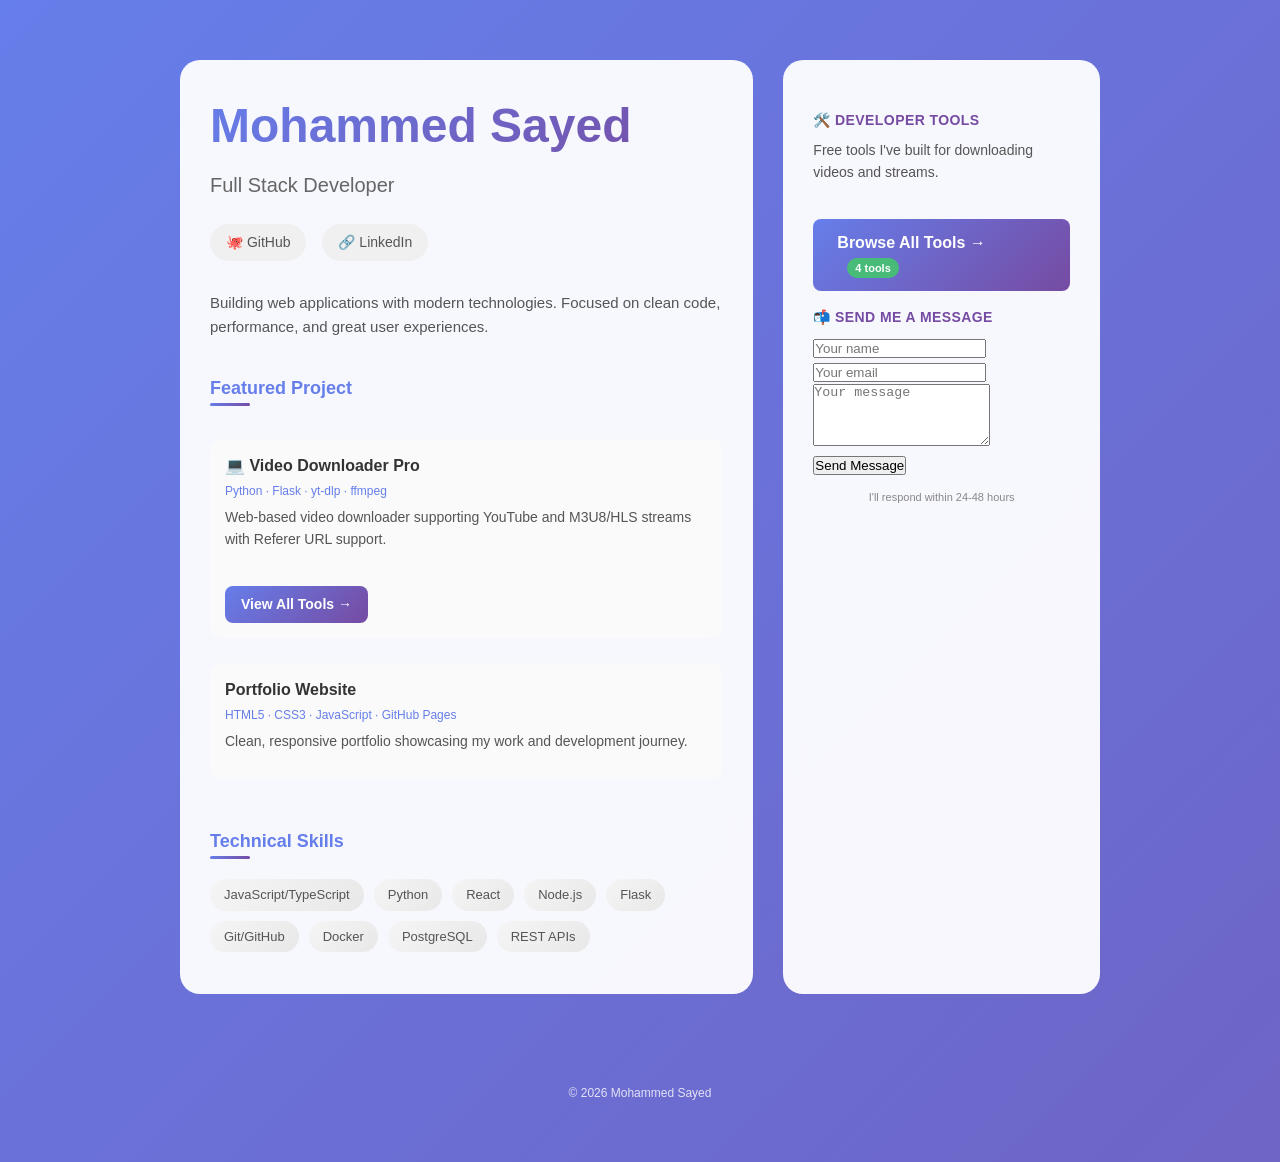
<file: index.html>
<!DOCTYPE html>
<html lang="en">
<head>
    <meta charset="UTF-8">
    <meta name="viewport" content="width=device-width, initial-scale=1.0">
    <title>Mohammed Sayed | Full Stack Developer</title>
    <link rel="stylesheet" href="style.css">
    <style>
        .tools-link {
            display: inline-block;
            margin-top: 20px;
            padding: 12px 24px;
            background: linear-gradient(135deg, #667eea 0%, #764ba2 100%);
            color: white;
            text-decoration: none;
            border-radius: 8px;
            font-weight: 600;
            transition: transform 0.3s ease;
        }
        .tools-link:hover {
            transform: translateX(5px);
        }
        .badge {
            display: inline-block;
            background: #48bb78;
            color: white;
            padding: 2px 8px;
            border-radius: 12px;
            font-size: 11px;
            margin-left: 10px;
        }
    </style>
</head>
<body>
    <div class="container">
        <div class="two-columns">
            <div class="main-content">
                <h1>Mohammed Sayed</h1>
                <div class="title">Full Stack Developer</div>
                
                <div class="social-links">
                    <a href="https://github.com/mos238" target="_blank" class="social-link">🐙 GitHub</a>
                    <a href="https://www.linkedin.com/in/mohammed-sayed" target="_blank" class="social-link">🔗 LinkedIn</a>
                </div>

                <p>Building web applications with modern technologies. Focused on clean code, performance, and great user experiences.</p>

                <h2>Featured Project</h2>
                <div class="project">
                    <div class="project-title">💻 Video Downloader Pro</div>
                    <div class="project-tech">Python · Flask · yt-dlp · ffmpeg</div>
                    <p style="font-size: 14px;">Web-based video downloader supporting YouTube and M3U8/HLS streams with Referer URL support.</p>
                    <div style="margin-top: 15px;">
                        <a href="https://mos238.github.io/myWebSite/tools.html" class="tools-link" style="padding: 8px 16px; font-size: 14px;">View All Tools →</a>
                    </div>
                </div>

                <div class="project">
                    <div class="project-title">Portfolio Website</div>
                    <div class="project-tech">HTML5 · CSS3 · JavaScript · GitHub Pages</div>
                    <p style="font-size: 14px;">Clean, responsive portfolio showcasing my work and development journey.</p>
                </div>

                <h2>Technical Skills</h2>
                <div class="skills">
                    <span class="skill">JavaScript/TypeScript</span>
                    <span class="skill">Python</span>
                    <span class="skill">React</span>
                    <span class="skill">Node.js</span>
                    <span class="skill">Flask</span>
                    <span class="skill">Git/GitHub</span>
                    <span class="skill">Docker</span>
                    <span class="skill">PostgreSQL</span>
                    <span class="skill">REST APIs</span>
                </div>
            </div>

            <div class="sidebar">
                <div class="tools">
                    <h3>🛠️ Developer Tools</h3>
                    <p style="font-size: 14px; margin-bottom: 15px;">Free tools I've built for downloading videos and streams.</p>
                    <a href="https://mos238.github.io/myWebSite/tools.html" class="tools-link">
                        Browse All Tools →
                        <span class="badge">4 tools</span>
                    </a>
                </div>

                <div class="contact-form">
                    <h3>📬 Send me a message</h3>
                    <form id="contactForm">
                        <div class="form-group">
                            <input type="text" id="name" placeholder="Your name" required>
                        </div>
                        <div class="form-group">
                            <input type="email" id="email" placeholder="Your email" required>
                        </div>
                        <div class="form-group">
                            <textarea id="message" placeholder="Your message" rows="4" required></textarea>
                        </div>
                        <button type="submit" class="submit-btn">Send Message</button>
                        <div id="formStatus" class="form-status"></div>
                    </form>
                    <p style="font-size: 11px; color: #888; margin-top: 12px; text-align: center;">
                        I'll respond within 24-48 hours
                    </p>
                </div>
            </div>
        </div>

        <footer>
            © 2026 Mohammed Sayed
        </footer>
    </div>

    <script src="script.js"></script>
    <script>
        const contactForm = document.getElementById('contactForm');
        const formStatus = document.getElementById('formStatus');
        
        contactForm.addEventListener('submit', function(e) {
            e.preventDefault();
            const name = document.getElementById('name').value;
            const email = document.getElementById('email').value;
            const message = document.getElementById('message').value;
            
            const subject = `Portfolio Contact from ${name}`;
            const body = `Name: ${name}%0AEmail: ${email}%0A%0AMessage:%0A${message}`;
            const mailtoLink = `mailto:m.omarsayed@gmail.com?subject=${encodeURIComponent(subject)}&body=${body}`;
            
            window.location.href = mailtoLink;
            showStatus('✓ Opening your email client...', 'success');
            contactForm.reset();
        });
        
        function showStatus(message, type) {
            formStatus.textContent = message;
            formStatus.className = `form-status ${type}`;
            formStatus.style.display = 'block';
            setTimeout(() => formStatus.style.display = 'none', 5000);
        }
    </script>
</body>
</html>
</file>
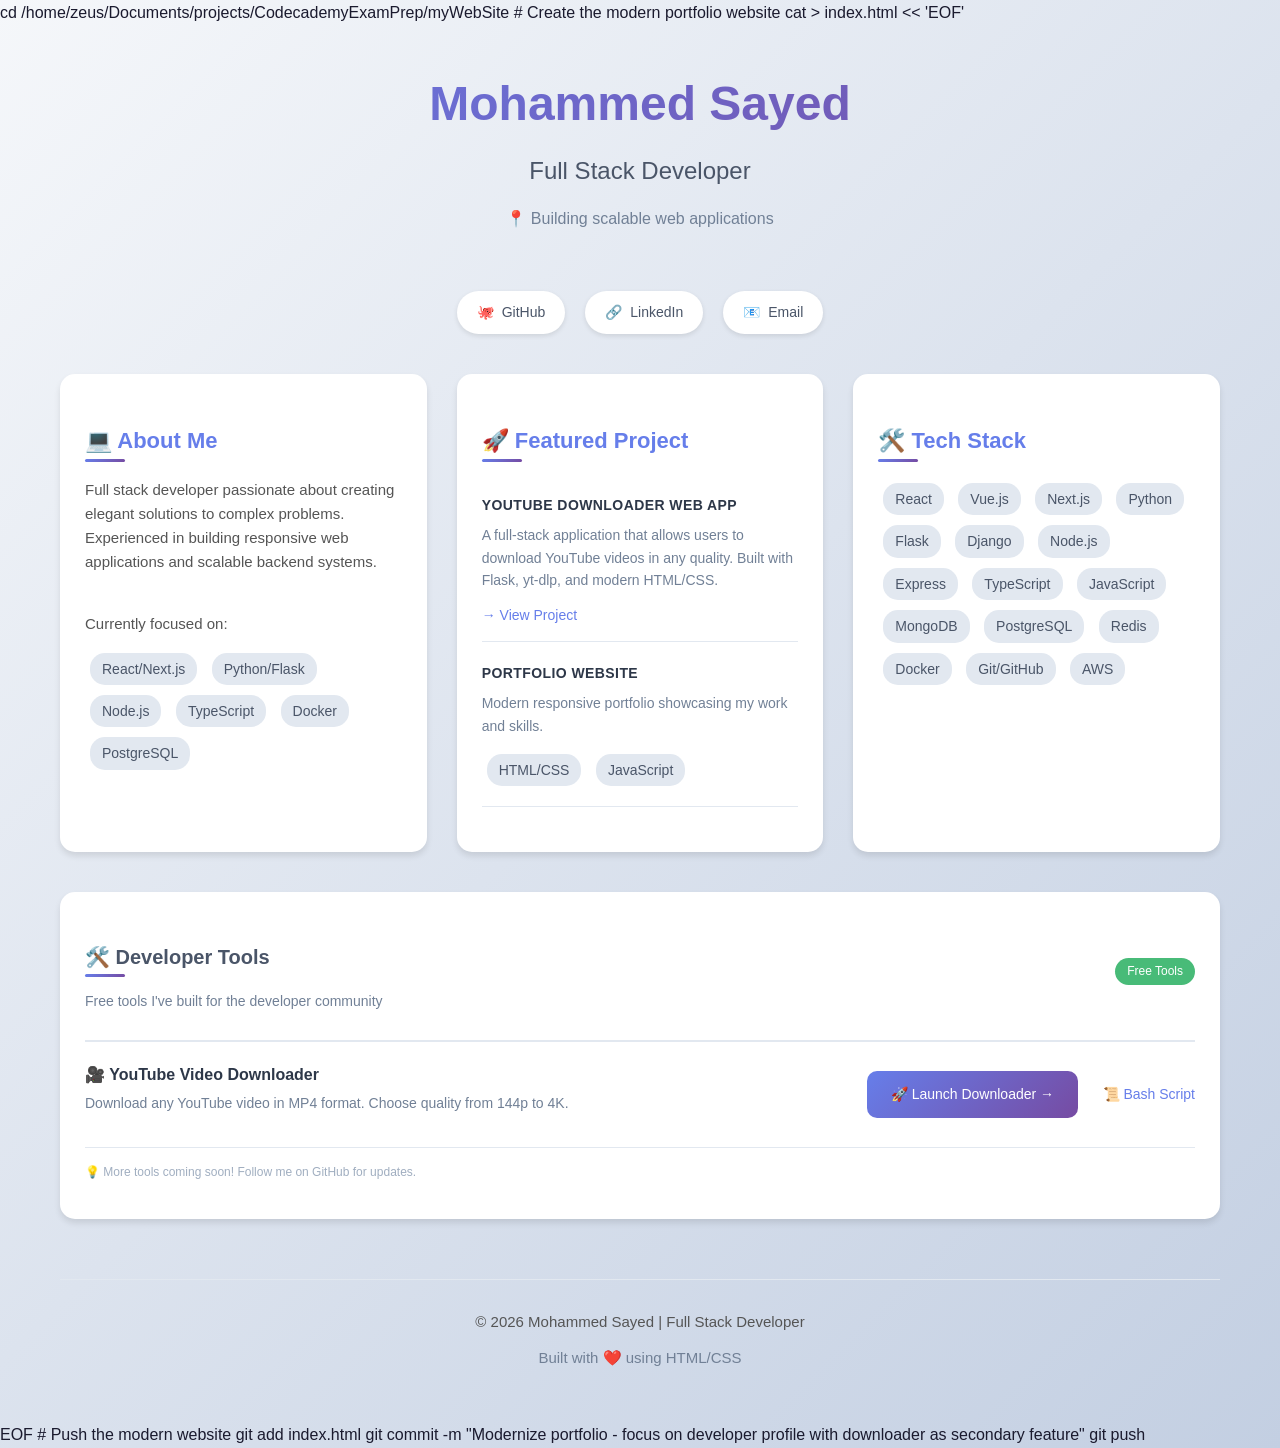
<file: index-1.html>
cd /home/zeus/Documents/projects/CodecademyExamPrep/myWebSite # Create the
modern portfolio website cat > index.html << 'EOF'
<!doctype html>
<html lang="en">
  <head>
    <meta charset="UTF-8" />
    <meta name="viewport" content="width=device-width, initial-scale=1.0" />
    <title>Mohammed Sayed | Full Stack Developer</title>
    <link rel="stylesheet" href="style.css" />
    <style>
      * {
        margin: 0;
        padding: 0;
        box-sizing: border-box;
      }

      body {
        font-family:
          -apple-system, BlinkMacSystemFont, "Segoe UI", Roboto, Oxygen, Ubuntu,
          sans-serif;
        line-height: 1.6;
        color: #1a1a2e;
        background: linear-gradient(135deg, #f5f7fa 0%, #c3cfe2 100%);
        min-height: 100vh;
      }

      .container {
        max-width: 1200px;
        margin: 0 auto;
        padding: 40px 20px;
      }

      /* Header Section */
      .hero {
        text-align: center;
        margin-bottom: 60px;
      }

      .hero h1 {
        font-size: 48px;
        background: linear-gradient(135deg, #667eea 0%, #764ba2 100%);
        -webkit-background-clip: text;
        background-clip: text;
        color: transparent;
        margin-bottom: 10px;
      }

      .hero .title {
        font-size: 24px;
        color: #4a5568;
        margin-bottom: 15px;
      }

      .hero .location {
        color: #718096;
        font-size: 16px;
      }

      /* Social Links */
      .social-links {
        display: flex;
        justify-content: center;
        gap: 20px;
        margin: 30px 0;
      }

      .social-link {
        display: inline-flex;
        align-items: center;
        gap: 8px;
        padding: 10px 20px;
        background: white;
        border-radius: 25px;
        text-decoration: none;
        color: #4a5568;
        transition:
          transform 0.2s,
          box-shadow 0.2s;
        box-shadow: 0 2px 5px rgba(0, 0, 0, 0.1);
      }

      .social-link:hover {
        transform: translateY(-2px);
        box-shadow: 0 4px 10px rgba(0, 0, 0, 0.15);
      }

      /* Grid Layout */
      .grid {
        display: grid;
        grid-template-columns: repeat(auto-fit, minmax(300px, 1fr));
        gap: 30px;
        margin: 40px 0;
      }

      .card {
        background: white;
        border-radius: 15px;
        padding: 25px;
        box-shadow: 0 4px 6px rgba(0, 0, 0, 0.1);
        transition: transform 0.2s;
      }

      .card:hover {
        transform: translateY(-5px);
      }

      .card h2 {
        color: #667eea;
        margin-bottom: 20px;
        font-size: 22px;
      }

      .skill-tag {
        display: inline-block;
        background: #e2e8f0;
        padding: 5px 12px;
        border-radius: 15px;
        margin: 5px;
        font-size: 14px;
        color: #4a5568;
      }

      /* Tools Section (Downloader) */
      .tools-section {
        background: white;
        border-radius: 15px;
        padding: 25px;
        margin-top: 40px;
        box-shadow: 0 4px 6px rgba(0, 0, 0, 0.1);
      }

      .tools-header {
        display: flex;
        align-items: center;
        justify-content: space-between;
        flex-wrap: wrap;
        gap: 15px;
        margin-bottom: 20px;
        padding-bottom: 15px;
        border-bottom: 2px solid #e2e8f0;
      }

      .tools-header h2 {
        color: #4a5568;
        font-size: 20px;
      }

      .badge {
        background: #48bb78;
        color: white;
        padding: 4px 12px;
        border-radius: 20px;
        font-size: 12px;
      }

      .tool-link {
        display: inline-flex;
        align-items: center;
        gap: 10px;
        background: linear-gradient(135deg, #667eea 0%, #764ba2 100%);
        color: white;
        padding: 12px 24px;
        border-radius: 10px;
        text-decoration: none;
        font-weight: 500;
        transition: transform 0.2s;
      }

      .tool-link:hover {
        transform: translateX(5px);
      }

      .tool-secondary {
        display: inline-flex;
        align-items: center;
        gap: 8px;
        color: #667eea;
        text-decoration: none;
        margin-left: 20px;
        font-size: 14px;
      }

      /* Projects Section */
      .project-item {
        margin-bottom: 20px;
        padding-bottom: 15px;
        border-bottom: 1px solid #e2e8f0;
      }

      .project-item h3 {
        color: #2d3748;
        margin-bottom: 8px;
      }

      .project-item p {
        color: #718096;
        font-size: 14px;
      }

      /* Footer */
      footer {
        text-align: center;
        margin-top: 60px;
        padding-top: 30px;
        border-top: 1px solid #e2e8f0;
        color: #718096;
        font-size: 14px;
      }

      @media (max-width: 768px) {
        .hero h1 {
          font-size: 32px;
        }
        .hero .title {
          font-size: 18px;
        }
        .tools-header {
          flex-direction: column;
          align-items: flex-start;
        }
      }
    </style>
  </head>
  <body>
    <div class="container">
      <!-- Hero Section - About YOU -->
      <div class="hero">
        <h1>Mohammed Sayed</h1>
        <div class="title">Full Stack Developer</div>
        <div class="location">📍 Building scalable web applications</div>
      </div>

      <!-- Social Links -->
      <div class="social-links">
        <a href="https://github.com/mos238" target="_blank" class="social-link">
          <span>🐙</span> GitHub
        </a>
        <a
          href="https://www.linkedin.com/in/mohammed-sayed"
          target="_blank"
          class="social-link"
        >
          <span>🔗</span> LinkedIn
        </a>
        <a href="mailto:m.omarsayed@gmail.com" class="social-link">
          <span>📧</span> Email
        </a>
      </div>

      <!-- Main Grid - Skills & About -->
      <div class="grid">
        <div class="card">
          <h2>💻 About Me</h2>
          <p>
            Full stack developer passionate about creating elegant solutions to
            complex problems. Experienced in building responsive web
            applications and scalable backend systems.
          </p>
          <br />
          <p>Currently focused on:</p>
          <div style="margin-top: 10px">
            <span class="skill-tag">React/Next.js</span>
            <span class="skill-tag">Python/Flask</span>
            <span class="skill-tag">Node.js</span>
            <span class="skill-tag">TypeScript</span>
            <span class="skill-tag">Docker</span>
            <span class="skill-tag">PostgreSQL</span>
          </div>
        </div>

        <div class="card">
          <h2>🚀 Featured Project</h2>
          <div class="project-item">
            <h3>YouTube Downloader Web App</h3>
            <p>
              A full-stack application that allows users to download YouTube
              videos in any quality. Built with Flask, yt-dlp, and modern
              HTML/CSS.
            </p>
            <a
              href="https://mywebsite-m9qv.onrender.com"
              target="_blank"
              style="color: #667eea; text-decoration: none; font-size: 14px"
              >→ View Project</a
            >
          </div>
          <div class="project-item">
            <h3>Portfolio Website</h3>
            <p>Modern responsive portfolio showcasing my work and skills.</p>
            <span class="skill-tag">HTML/CSS</span>
            <span class="skill-tag">JavaScript</span>
          </div>
        </div>

        <div class="card">
          <h2>🛠️ Tech Stack</h2>
          <div>
            <span class="skill-tag">React</span>
            <span class="skill-tag">Vue.js</span>
            <span class="skill-tag">Next.js</span>
            <span class="skill-tag">Python</span>
            <span class="skill-tag">Flask</span>
            <span class="skill-tag">Django</span>
            <span class="skill-tag">Node.js</span>
            <span class="skill-tag">Express</span>
            <span class="skill-tag">TypeScript</span>
            <span class="skill-tag">JavaScript</span>
            <span class="skill-tag">MongoDB</span>
            <span class="skill-tag">PostgreSQL</span>
            <span class="skill-tag">Redis</span>
            <span class="skill-tag">Docker</span>
            <span class="skill-tag">Git/GitHub</span>
            <span class="skill-tag">AWS</span>
          </div>
        </div>
      </div>

      <!-- Tools Section - Downloader as Secondary Feature -->
      <div class="tools-section">
        <div class="tools-header">
          <div>
            <h2>🛠️ Developer Tools</h2>
            <p style="color: #718096; font-size: 14px; margin-top: 5px">
              Free tools I've built for the developer community
            </p>
          </div>
          <span class="badge">Free Tools</span>
        </div>

        <div
          style="
            display: flex;
            flex-wrap: wrap;
            justify-content: space-between;
            align-items: center;
            gap: 15px;
          "
        >
          <div>
            <strong style="color: #2d3748">🎥 YouTube Video Downloader</strong>
            <p style="color: #718096; font-size: 14px; margin-top: 5px">
              Download any YouTube video in MP4 format. Choose quality from 144p
              to 4K.
            </p>
          </div>
          <div>
            <a
              href="https://mywebsite-m9qv.onrender.com"
              target="_blank"
              class="tool-link"
            >
              🚀 Launch Downloader →
            </a>
            <a href="dl_ytube.sh" download class="tool-secondary">
              📜 Bash Script
            </a>
          </div>
        </div>

        <div
          style="
            margin-top: 20px;
            padding-top: 15px;
            border-top: 1px solid #e2e8f0;
          "
        >
          <p style="font-size: 12px; color: #a0aec0">
            💡 More tools coming soon! Follow me on GitHub for updates.
          </p>
        </div>
      </div>

      <!-- Footer -->
      <footer>
        <p>© 2026 Mohammed Sayed | Full Stack Developer</p>
        <p style="margin-top: 10px">
          <a href="#" style="color: #718096; text-decoration: none"
            >Built with ❤️ using HTML/CSS</a
          >
        </p>
      </footer>
    </div>

    <script src="script.js"></script>
  </body>
</html>
EOF # Push the modern website git add index.html git commit -m "Modernize
portfolio - focus on developer profile with downloader as secondary feature" git
push
</file>
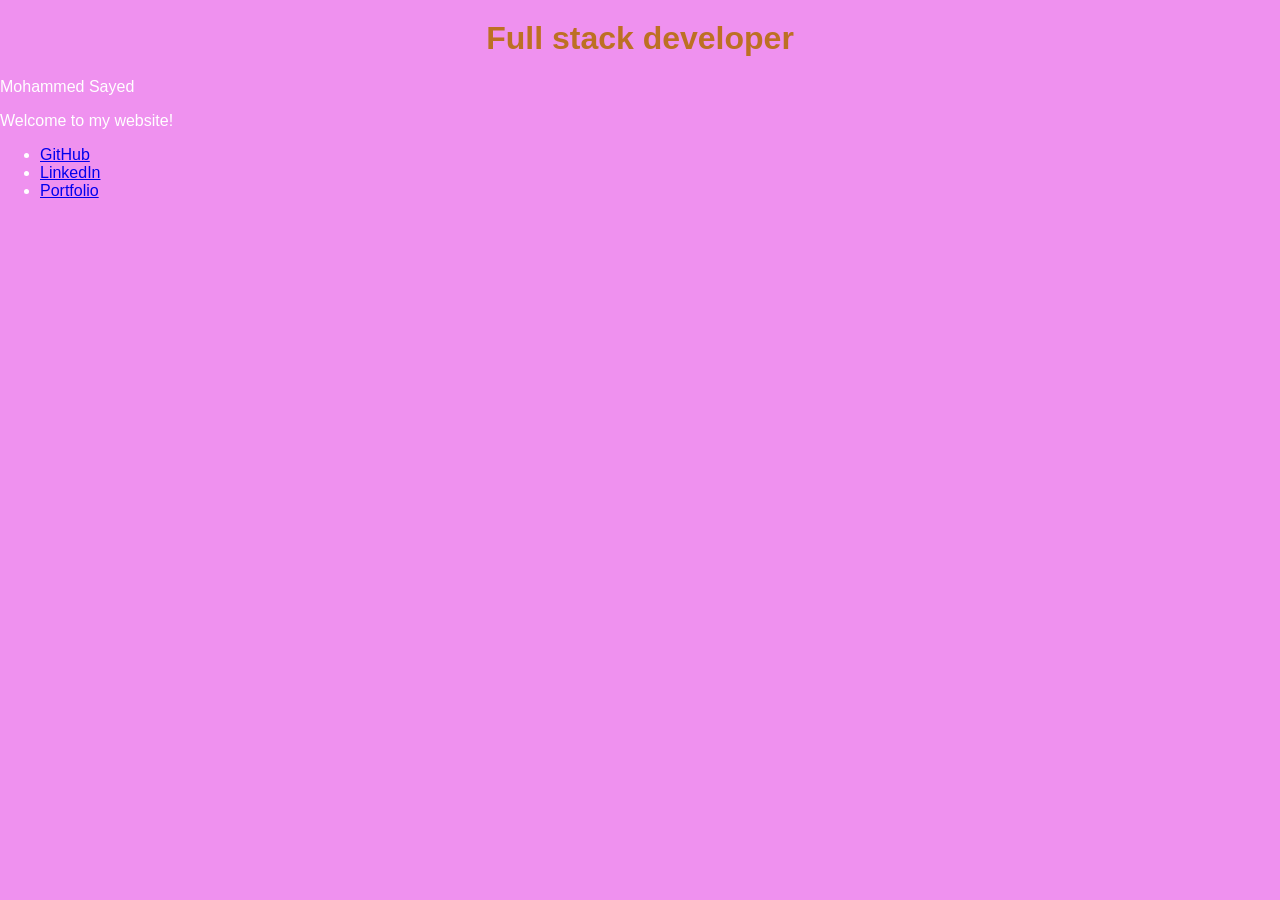
<file: index0.html>
<!DOCTYPE html>
<html lang="en">
<head>
    <meta charset="UTF-8">
    <meta name="viewport" content="width=device-width, initial-scale=1.0">
    <title>myWebsite  </title>

    <style>
        body {
            background-color: #ef91ef;
            color: #ffffff;
            font-family: Arial, sans-serif;
            margin: 0;
            padding: 0;
        }
        h1 {
            color: #bd7023;
            text-align: center;
            margin-top: 20px;
        }
    </style>

</head>

<body>

    <h1>Full stack developer</h1>
    <p>Mohammed Sayed</p>

    <div class="introduction">
        <p>Welcome to my website!</p>
        <ul>
            <li><a href="https://github.com">GitHub</a></li>
            <li><a href="https://www.linkedin.com">LinkedIn</a></li>
            <li><a href="https://www.portfolio.com">Portfolio</a></li>
        </ul>
    </div>

</body>
</html>
</file>
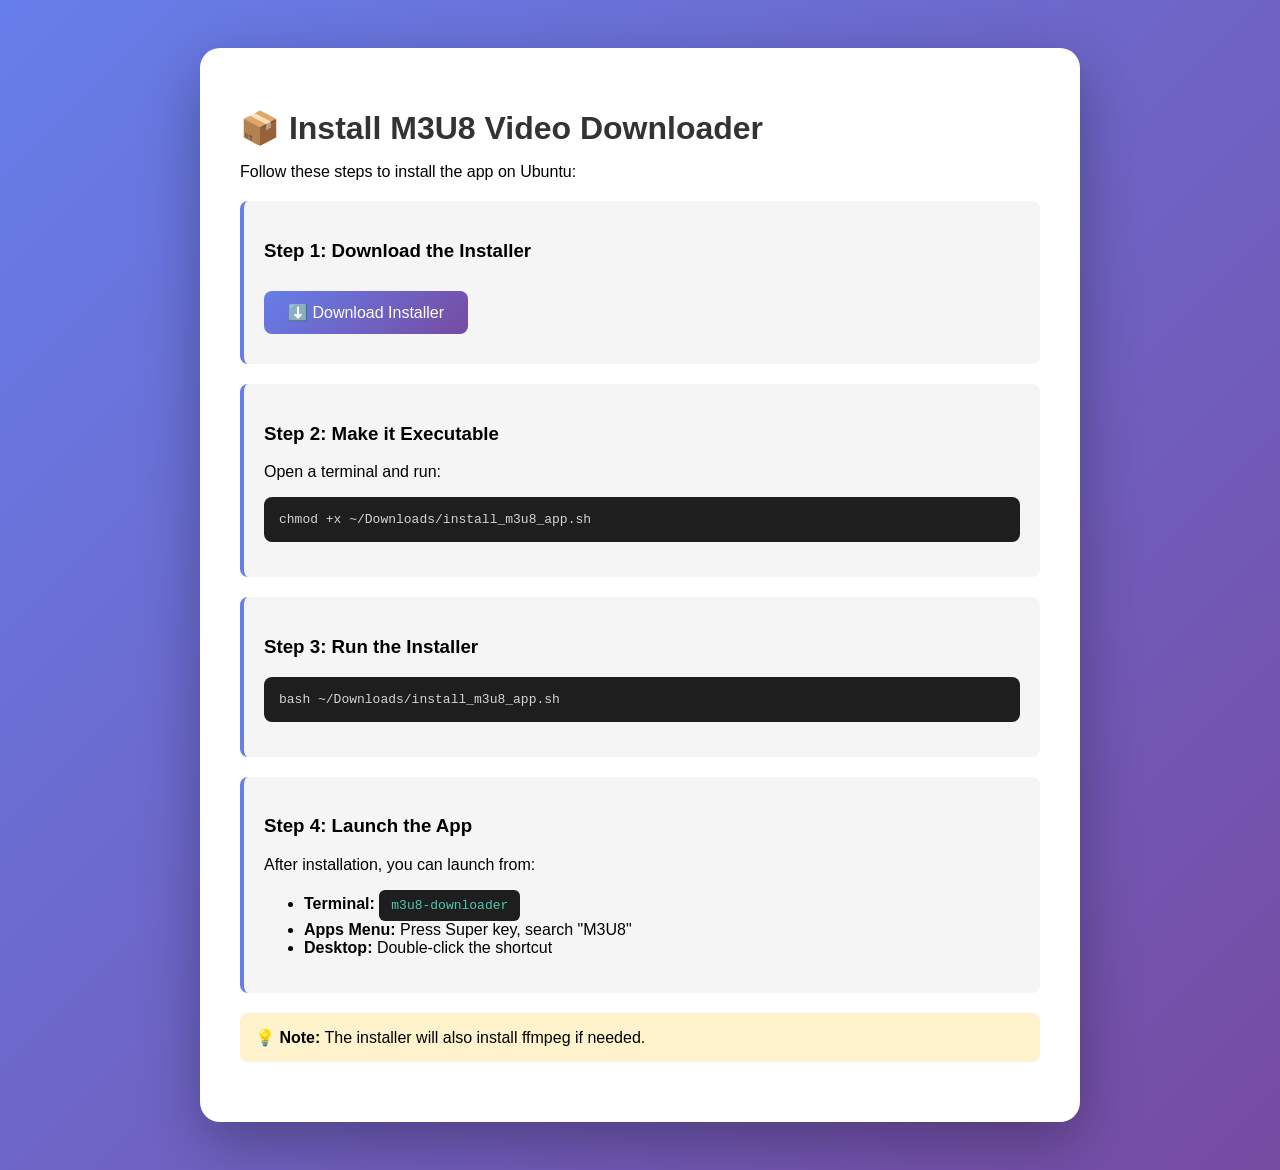
<file: install_instructions.html>
<!DOCTYPE html>
<html lang="en">
<head>
    <meta charset="UTF-8">
    <meta name="viewport" content="width=device-width, initial-scale=1.0">
    <title>Install M3U8 Downloader - Instructions</title>
    <style>
        body {
            font-family: -apple-system, BlinkMacSystemFont, 'Segoe UI', Roboto, Oxygen, Ubuntu, sans-serif;
            background: linear-gradient(135deg, #667eea 0%, #764ba2 100%);
            min-height: 100vh;
            padding: 40px 20px;
        }
        .container {
            max-width: 800px;
            margin: 0 auto;
            background: white;
            border-radius: 20px;
            padding: 40px;
            box-shadow: 0 20px 60px rgba(0,0,0,0.3);
        }
        h1 { color: #333; margin-bottom: 10px; }
        .step {
            background: #f5f5f5;
            border-left: 4px solid #667eea;
            padding: 20px;
            margin: 20px 0;
            border-radius: 8px;
        }
        code {
            background: #1e1e1e;
            color: #4ec9b0;
            padding: 8px 12px;
            border-radius: 6px;
            display: inline-block;
            font-family: monospace;
        }
        .terminal {
            background: #1e1e1e;
            color: #d4d4d4;
            padding: 15px;
            border-radius: 8px;
            font-family: monospace;
            margin: 15px 0;
        }
        .btn {
            display: inline-block;
            background: linear-gradient(135deg, #667eea 0%, #764ba2 100%);
            color: white;
            padding: 12px 24px;
            text-decoration: none;
            border-radius: 8px;
            margin: 10px 0;
        }
        .note {
            background: #fff3cd;
            padding: 15px;
            border-radius: 8px;
            margin: 20px 0;
        }
    </style>
</head>
<body>
    <div class="container">
        <h1>📦 Install M3U8 Video Downloader</h1>
        <p>Follow these steps to install the app on Ubuntu:</p>
        
        <div class="step">
            <h3>Step 1: Download the Installer</h3>
            <a href="install_m3u8_app.sh" download class="btn">⬇️ Download Installer</a>
        </div>
        
        <div class="step">
            <h3>Step 2: Make it Executable</h3>
            <p>Open a terminal and run:</p>
            <div class="terminal">
                chmod +x ~/Downloads/install_m3u8_app.sh
            </div>
        </div>
        
        <div class="step">
            <h3>Step 3: Run the Installer</h3>
            <div class="terminal">
                bash ~/Downloads/install_m3u8_app.sh
            </div>
        </div>
        
        <div class="step">
            <h3>Step 4: Launch the App</h3>
            <p>After installation, you can launch from:</p>
            <ul>
                <li><strong>Terminal:</strong> <code>m3u8-downloader</code></li>
                <li><strong>Apps Menu:</strong> Press Super key, search "M3U8"</li>
                <li><strong>Desktop:</strong> Double-click the shortcut</li>
            </ul>
        </div>
        
        <div class="note">
            💡 <strong>Note:</strong> The installer will also install ffmpeg if needed.
        </div>
    </div>
</body>
</html>
</file>
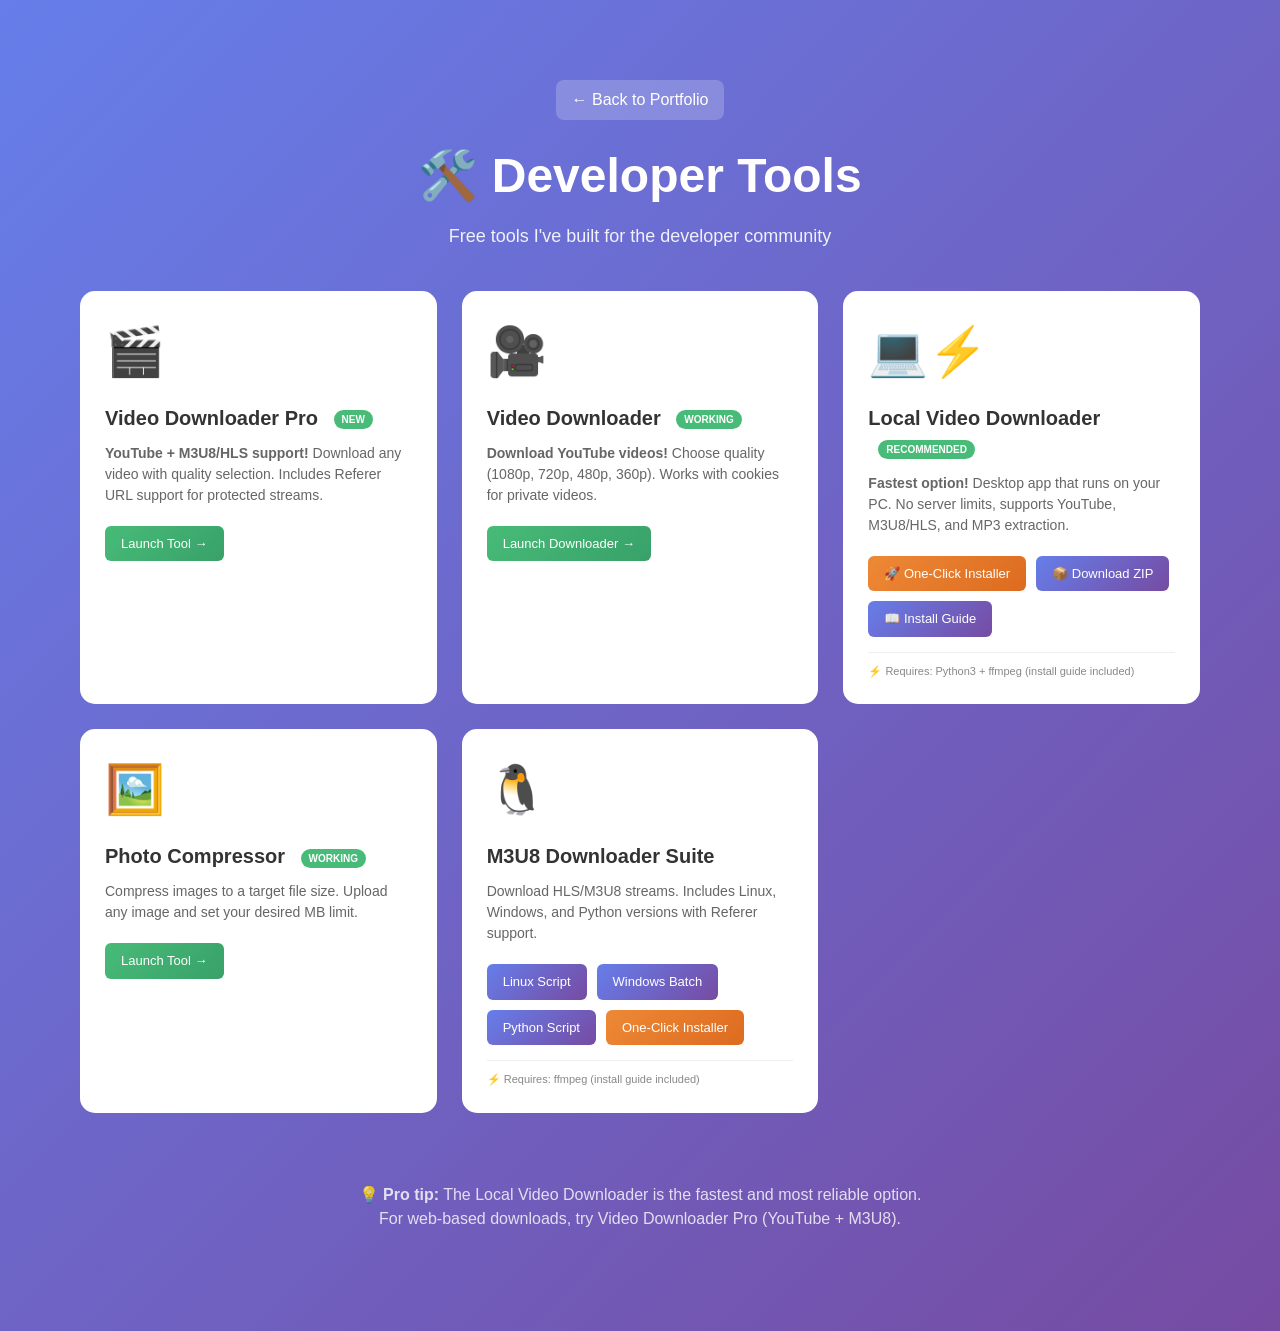
<file: tools.html>
<!DOCTYPE html>
<html lang="en">
<head>
    <meta charset="UTF-8">
    <meta name="viewport" content="width=device-width, initial-scale=1.0">
    <title>Developer Tools - Mohammed Sayed</title>
    <link rel="stylesheet" href="style.css">
    <style>
        body {
            font-family: -apple-system, BlinkMacSystemFont, 'Segoe UI', Roboto, Oxygen, Ubuntu, sans-serif;
            background: linear-gradient(135deg, #667eea 0%, #764ba2 100%);
            min-height: 100vh;
            padding: 20px;
        }
        .container {
            max-width: 1200px;
            margin: 0 auto;
        }
        .header {
            text-align: center;
            margin-bottom: 40px;
        }
        .back-link {
            display: inline-block;
            margin-bottom: 20px;
            color: white;
            text-decoration: none;
            padding: 8px 16px;
            background: rgba(255,255,255,0.2);
            border-radius: 8px;
            transition: all 0.3s;
        }
        .back-link:hover {
            background: rgba(255,255,255,0.3);
            transform: translateX(-5px);
        }
        h1 {
            color: white;
            font-size: 48px;
            margin-bottom: 10px;
        }
        .subtitle {
            color: rgba(255,255,255,0.9);
            font-size: 18px;
        }
        .tools-grid {
            display: grid;
            grid-template-columns: repeat(auto-fit, minmax(350px, 1fr));
            gap: 25px;
            margin-top: 40px;
        }
        .tool-card {
            background: white;
            border-radius: 15px;
            padding: 25px;
            transition: transform 0.3s;
        }
        .tool-card:hover {
            transform: translateY(-5px);
            box-shadow: 0 10px 30px rgba(0,0,0,0.2);
        }
        .tool-icon { font-size: 48px; margin-bottom: 15px; }
        .tool-title { font-size: 20px; font-weight: 600; color: #333; margin-bottom: 10px; }
        .tool-description { color: #666; font-size: 14px; margin-bottom: 20px; }
        .tool-downloads { display: flex; gap: 10px; flex-wrap: wrap; margin-bottom: 15px; }
        .download-btn, .web-btn, .install-btn {
            display: inline-block;
            padding: 8px 16px;
            color: white;
            text-decoration: none;
            border-radius: 6px;
            font-size: 13px;
        }
        .download-btn {
            background: linear-gradient(135deg, #667eea 0%, #764ba2 100%);
        }
        .web-btn {
            background: linear-gradient(135deg, #48bb78 0%, #38a169 100%);
        }
        .install-btn {
            background: linear-gradient(135deg, #ed8936 0%, #dd6b20 100%);
        }
        .badge {
            display: inline-block;
            background: #48bb78;
            color: white;
            padding: 2px 8px;
            border-radius: 12px;
            font-size: 10px;
            margin-left: 10px;
            vertical-align: middle;
        }
        .badge-warning {
            background: #ed8936;
        }
        .note {
            text-align: center;
            color: rgba(255,255,255,0.8);
            margin-top: 50px;
            padding: 20px;
        }
        .requirements {
            font-size: 11px;
            color: #888;
            margin-top: 15px;
            padding-top: 10px;
            border-top: 1px solid #eee;
        }
        .code-block {
            background: #1e1e1e;
            color: #d4d4d4;
            padding: 12px;
            border-radius: 8px;
            font-family: monospace;
            font-size: 12px;
            margin-top: 10px;
        }
    </style>
</head>
<body>
    <div class="container">
        <div class="header">
            <a href="https://mos238.github.io/myWebSite/" class="back-link">← Back to Portfolio</a>
            <h1>🛠️ Developer Tools</h1>
            <p class="subtitle">Free tools I've built for the developer community</p>
        </div>
        <div class="tools-grid">
            <!-- Video Downloader Pro (NEW) -->
            <div class="tool-card">
                <div class="tool-icon">🎬</div>
                <div class="tool-title">Video Downloader Pro <span class="badge">NEW</span></div>
                <div class="tool-description">
                    <strong>YouTube + M3U8/HLS support!</strong> Download any video with quality selection. Includes Referer URL support for protected streams.
                </div>
                <div class="tool-downloads">
                    <a href="https://video-downloader-pro-yw8s.onrender.com" target="_blank" class="web-btn">Launch Tool →</a>
                </div>
            </div>

            <!-- Video Downloader (Original) -->
            <div class="tool-card">
                <div class="tool-icon">🎥</div>
                <div class="tool-title">Video Downloader <span class="badge">WORKING</span></div>
                <div class="tool-description">
                    <strong>Download YouTube videos!</strong> Choose quality (1080p, 720p, 480p, 360p).
                    Works with cookies for private videos.
                </div>
                <div class="tool-downloads">
                    <a href="https://video-downloader-zrwx.onrender.com" target="_blank" class="web-btn">Launch Downloader →</a>
                </div>
            </div>

            <!-- Local Video Downloader -->
            <div class="tool-card">
                <div class="tool-icon">💻⚡</div>
                <div class="tool-title">Local Video Downloader <span class="badge">RECOMMENDED</span></div>
                <div class="tool-description">
                    <strong>Fastest option!</strong> Desktop app that runs on your PC. No server limits, supports YouTube, M3U8/HLS, and MP3 extraction.
                </div>
                <div class="tool-downloads">
                    <a href="install_video_downloader.sh" class="install-btn">🚀 One-Click Installer</a>
                    <a href="video_downloader.zip" class="download-btn">📦 Download ZIP</a>
                    <a href="INSTALL.txt" class="download-btn">📖 Install Guide</a>
                </div>
                <div class="requirements">
                    ⚡ Requires: Python3 + ffmpeg (install guide included)
                </div>
            </div>
            
            <!-- Photo Compressor -->
            <div class="tool-card">
                <div class="tool-icon">🖼️</div>
                <div class="tool-title">Photo Compressor <span class="badge">WORKING</span></div>
                <div class="tool-description">Compress images to a target file size. Upload any image and set your desired MB limit.</div>
                <div class="tool-downloads">
                    <a href="https://photo-compressor-cjyd.onrender.com" target="_blank" class="web-btn">Launch Tool →</a>
                </div>
            </div>
            
            <!-- M3U8 Downloader Suite -->
            <div class="tool-card">
                <div class="tool-icon">🐧</div>
                <div class="tool-title">M3U8 Downloader Suite</div>
                <div class="tool-description">Download HLS/M3U8 streams. Includes Linux, Windows, and Python versions with Referer support.</div>
                <div class="tool-downloads">
                    <a href="m3u8_downloader.sh" download class="download-btn">Linux Script</a>
                    <a href="m3u8-dl.bat" download class="download-btn">Windows Batch</a>
                    <a href="m3u8-dl.py" download class="download-btn">Python Script</a>
                    <a href="install_m3u8_app.sh" class="install-btn">One-Click Installer</a>
                </div>
                <div class="requirements">
                    ⚡ Requires: ffmpeg (install guide included)
                </div>
            </div>
        </div>
        <div class="note">
            💡 <strong>Pro tip:</strong> The Local Video Downloader is the fastest and most reliable option.
            <br>For web-based downloads, try Video Downloader Pro (YouTube + M3U8).
        </div>
    </div>
</body>
</html>
</file>
<file: style.css>
* {
    margin: 0;
    padding: 0;
    box-sizing: border-box;
}

body {
    font-family: -apple-system, BlinkMacSystemFont, 'Segoe UI', Roboto, Oxygen, Ubuntu, sans-serif;
    background: linear-gradient(135deg, #667eea 0%, #764ba2 100%);
    color: #1a1a1a;
    line-height: 1.5;
    min-height: 100vh;
    animation: gradientShift 10s ease infinite;
    background-size: 200% 200%;
}

@keyframes gradientShift {
    0% { background-position: 0% 50%; }
    50% { background-position: 100% 50%; }
    100% { background-position: 0% 50%; }
}

.container {
    max-width: 1000px;
    margin: 0 auto;
    padding: 60px 40px;
}

/* Main content card with animation */
.main-content, .sidebar {
    background: rgba(255, 255, 255, 0.95);
    backdrop-filter: blur(10px);
    border-radius: 20px;
    padding: 30px;
    transition: transform 0.3s ease, box-shadow 0.3s ease;
    animation: fadeInUp 0.6s ease-out;
}

.main-content:hover, .sidebar:hover {
    transform: translateY(-5px);
    box-shadow: 0 20px 40px rgba(0,0,0,0.1);
}

@keyframes fadeInUp {
    from {
        opacity: 0;
        transform: translateY(30px);
    }
    to {
        opacity: 1;
        transform: translateY(0);
    }
}

/* Two column layout */
.two-columns {
    display: flex;
    gap: 30px;
    flex-wrap: wrap;
}

.main-content {
    flex: 2;
    min-width: 250px;
}

.sidebar {
    flex: 1;
    min-width: 200px;
}

/* Typography */
h1 {
    font-size: 48px;
    font-weight: 700;
    margin-bottom: 8px;
    background: linear-gradient(135deg, #667eea 0%, #764ba2 100%);
    -webkit-background-clip: text;
    background-clip: text;
    color: transparent;
    animation: fadeIn 0.8s ease-out;
}

@keyframes fadeIn {
    from { opacity: 0; transform: translateY(-20px); }
    to { opacity: 1; transform: translateY(0); }
}

.title {
    font-size: 20px;
    color: #666;
    margin-bottom: 24px;
    font-weight: 400;
    animation: fadeIn 0.8s ease-out 0.1s backwards;
}

h2 {
    font-size: 18px;
    font-weight: 600;
    margin: 24px 0 12px 0;
    color: #667eea;
    position: relative;
    display: inline-block;
}

h2::after {
    content: '';
    position: absolute;
    bottom: -4px;
    left: 0;
    width: 40px;
    height: 3px;
    background: linear-gradient(135deg, #667eea 0%, #764ba2 100%);
    border-radius: 2px;
    transition: width 0.3s ease;
}

h2:hover::after {
    width: 100%;
}

h3 {
    font-size: 14px;
    font-weight: 600;
    margin: 16px 0 8px 0;
    text-transform: uppercase;
    letter-spacing: 0.03em;
    color: #764ba2;
}

p {
    color: #555;
    margin-bottom: 12px;
    font-size: 15px;
    line-height: 1.6;
}

/* Social links with hover animations */
.social-links {
    display: flex;
    gap: 16px;
    margin: 20px 0 30px 0;
    flex-wrap: wrap;
}

.social-link {
    color: #555;
    text-decoration: none;
    font-size: 14px;
    padding: 8px 16px;
    background: #f0f0f0;
    border-radius: 20px;
    transition: all 0.3s ease;
    display: inline-block;
}

.social-link:hover {
    background: linear-gradient(135deg, #667eea 0%, #764ba2 100%);
    color: white;
    transform: translateY(-2px);
    box-shadow: 0 4px 12px rgba(102,126,234,0.4);
}

/* Skills tags with hover effects */
.skills {
    display: flex;
    flex-wrap: wrap;
    gap: 10px;
    margin: 12px 0;
}

.skill {
    font-size: 13px;
    color: #555;
    background: linear-gradient(135deg, #f5f5f5 0%, #e8e8e8 100%);
    padding: 6px 14px;
    border-radius: 20px;
    transition: all 0.3s ease;
    cursor: default;
}

.skill:hover {
    background: linear-gradient(135deg, #667eea 0%, #764ba2 100%);
    color: white;
    transform: scale(1.05);
}

/* Tools section with animations */
.tools {
    margin-top: 20px;
}

.tool-item {
    margin: 15px 0;
    padding: 12px;
    background: #f8f9fa;
    border-radius: 12px;
    transition: all 0.3s ease;
}

.tool-item:hover {
    transform: translateX(8px);
    background: linear-gradient(135deg, #f8f9fa 0%, #f0f0f0 100%);
}

.tool-link {
    color: #667eea;
    text-decoration: none;
    font-size: 14px;
    font-weight: 500;
    display: inline-flex;
    align-items: center;
    gap: 8px;
    transition: gap 0.3s ease;
}

.tool-link:hover {
    gap: 12px;
    color: #764ba2;
}

.tool-description {
    font-size: 12px;
    color: #888;
    margin-top: 4px;
}

/* Projects section */
.project {
    margin: 25px 0;
    padding: 15px;
    background: #fafafa;
    border-radius: 12px;
    transition: all 0.3s ease;
}

.project:hover {
    transform: translateX(8px);
    background: white;
    box-shadow: 0 4px 12px rgba(0,0,0,0.1);
}

.project-title {
    font-weight: 600;
    font-size: 16px;
    margin-bottom: 4px;
    color: #333;
}

.project-tech {
    font-size: 12px;
    color: #667eea;
    margin-bottom: 6px;
}

/* Back to top button with pulse animation */
#backToTop {
    position: fixed;
    bottom: 20px;
    right: 20px;
    padding: 12px 16px;
    background: linear-gradient(135deg, #667eea 0%, #764ba2 100%);
    color: white;
    border: none;
    border-radius: 50px;
    cursor: pointer;
    font-size: 14px;
    display: none;
    z-index: 1000;
    font-family: inherit;
    transition: all 0.3s ease;
    animation: pulse 2s infinite;
}

#backToTop:hover {
    transform: translateY(-3px);
    box-shadow: 0 6px 20px rgba(102,126,234,0.4);
}

@keyframes pulse {
    0% { box-shadow: 0 0 0 0 rgba(102,126,234,0.7); }
    70% { box-shadow: 0 0 0 10px rgba(102,126,234,0); }
    100% { box-shadow: 0 0 0 0 rgba(102,126,234,0); }
}

/* Footer */
footer {
    margin-top: 60px;
    text-align: center;
    font-size: 12px;
    color: rgba(255,255,255,0.8);
    padding-top: 30px;
}

/* Click message styling */
.click-message {
    position: fixed;
    bottom: 80px;
    right: 20px;
    background: linear-gradient(135deg, #667eea 0%, #764ba2 100%);
    color: white;
    padding: 10px 16px;
    border-radius: 50px;
    font-size: 12px;
    z-index: 1000;
    animation: slideIn 0.3s ease;
}

@keyframes slideIn {
    from {
        opacity: 0;
        transform: translateX(100px);
    }
    to {
        opacity: 1;
        transform: translateX(0);
    }
}

/* Responsive */
@media (max-width: 768px) {
    .container {
        padding: 30px 20px;
    }
    .two-columns {
        flex-direction: column;
        gap: 20px;
    }
    h1 {
        font-size: 32px;
    }
    .title {
        font-size: 18px;
    }
    .main-content, .sidebar {
        padding: 20px;
    }
}
</file>
